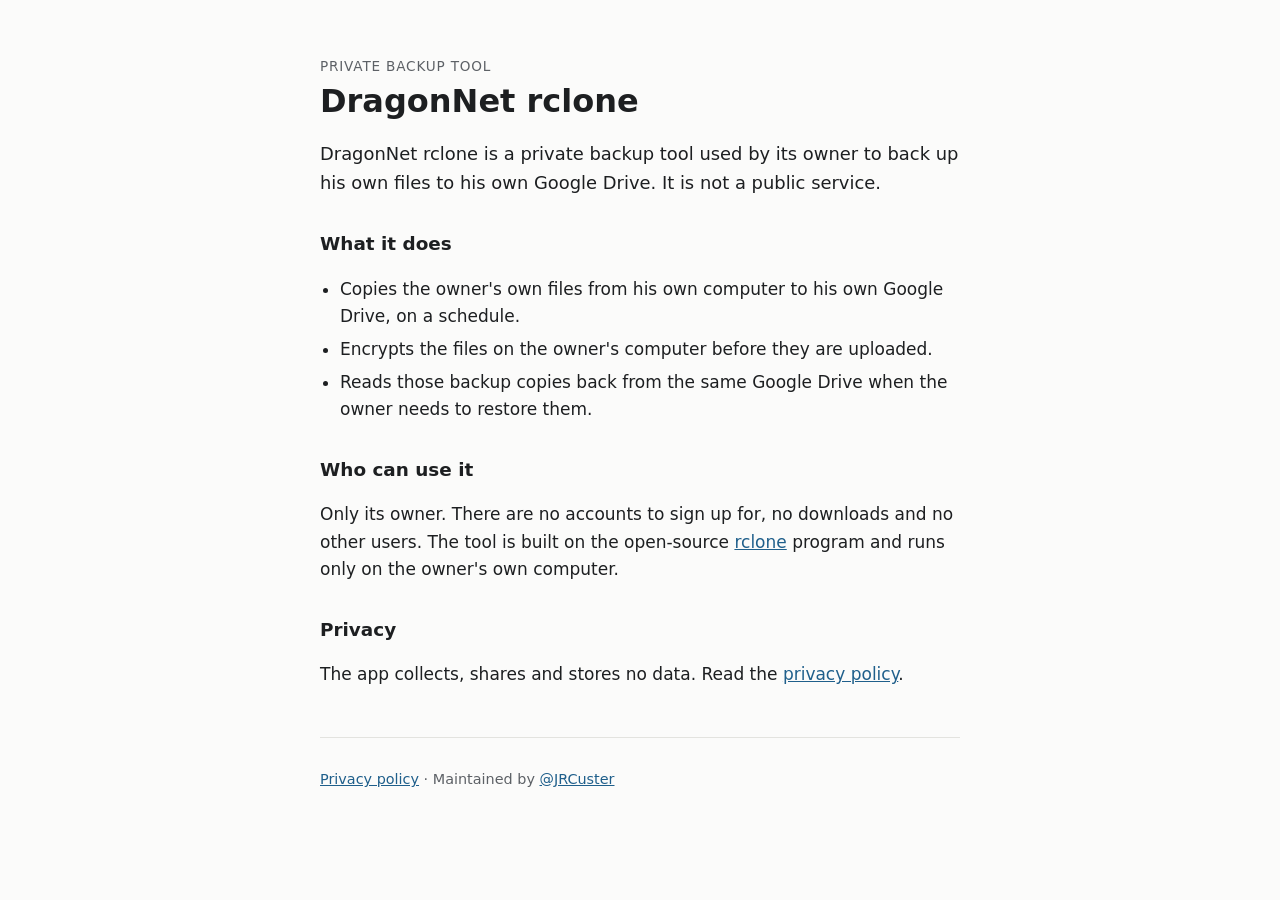
<file: docs/index.html>
<!doctype html>
<html lang="en">
<head>
  <meta charset="utf-8">
  <meta name="viewport" content="width=device-width, initial-scale=1">
  <title>DragonNet rclone</title>
  <meta name="description" content="DragonNet rclone is a private backup tool used by its owner to back up his own files to his own Google Drive. It is not a public service.">
  <link rel="stylesheet" href="style.css">
</head>
<body>
  <main>
    <header>
      <p class="eyebrow">Private backup tool</p>
      <h1>DragonNet rclone</h1>
    </header>

    <p class="lead">DragonNet rclone is a private backup tool used by its owner to back up his own files to his own Google Drive. It is not a public service.</p>

    <section>
      <h2>What it does</h2>
      <ul>
        <li>Copies the owner's own files from his own computer to his own Google Drive, on a schedule.</li>
        <li>Encrypts the files on the owner's computer before they are uploaded.</li>
        <li>Reads those backup copies back from the same Google Drive when the owner needs to restore them.</li>
      </ul>
    </section>

    <section>
      <h2>Who can use it</h2>
      <p>Only its owner. There are no accounts to sign up for, no downloads and no other users. The tool is built on the open-source <a href="https://rclone.org/">rclone</a> program and runs only on the owner's own computer.</p>
    </section>

    <section>
      <h2>Privacy</h2>
      <p>The app collects, shares and stores no data. Read the <a href="privacy.html">privacy policy</a>.</p>
    </section>

    <footer>
      <p><a href="privacy.html">Privacy policy</a> &middot; Maintained by <a href="https://github.com/JRCuster">@JRCuster</a></p>
    </footer>
  </main>
</body>
</html>
</file>
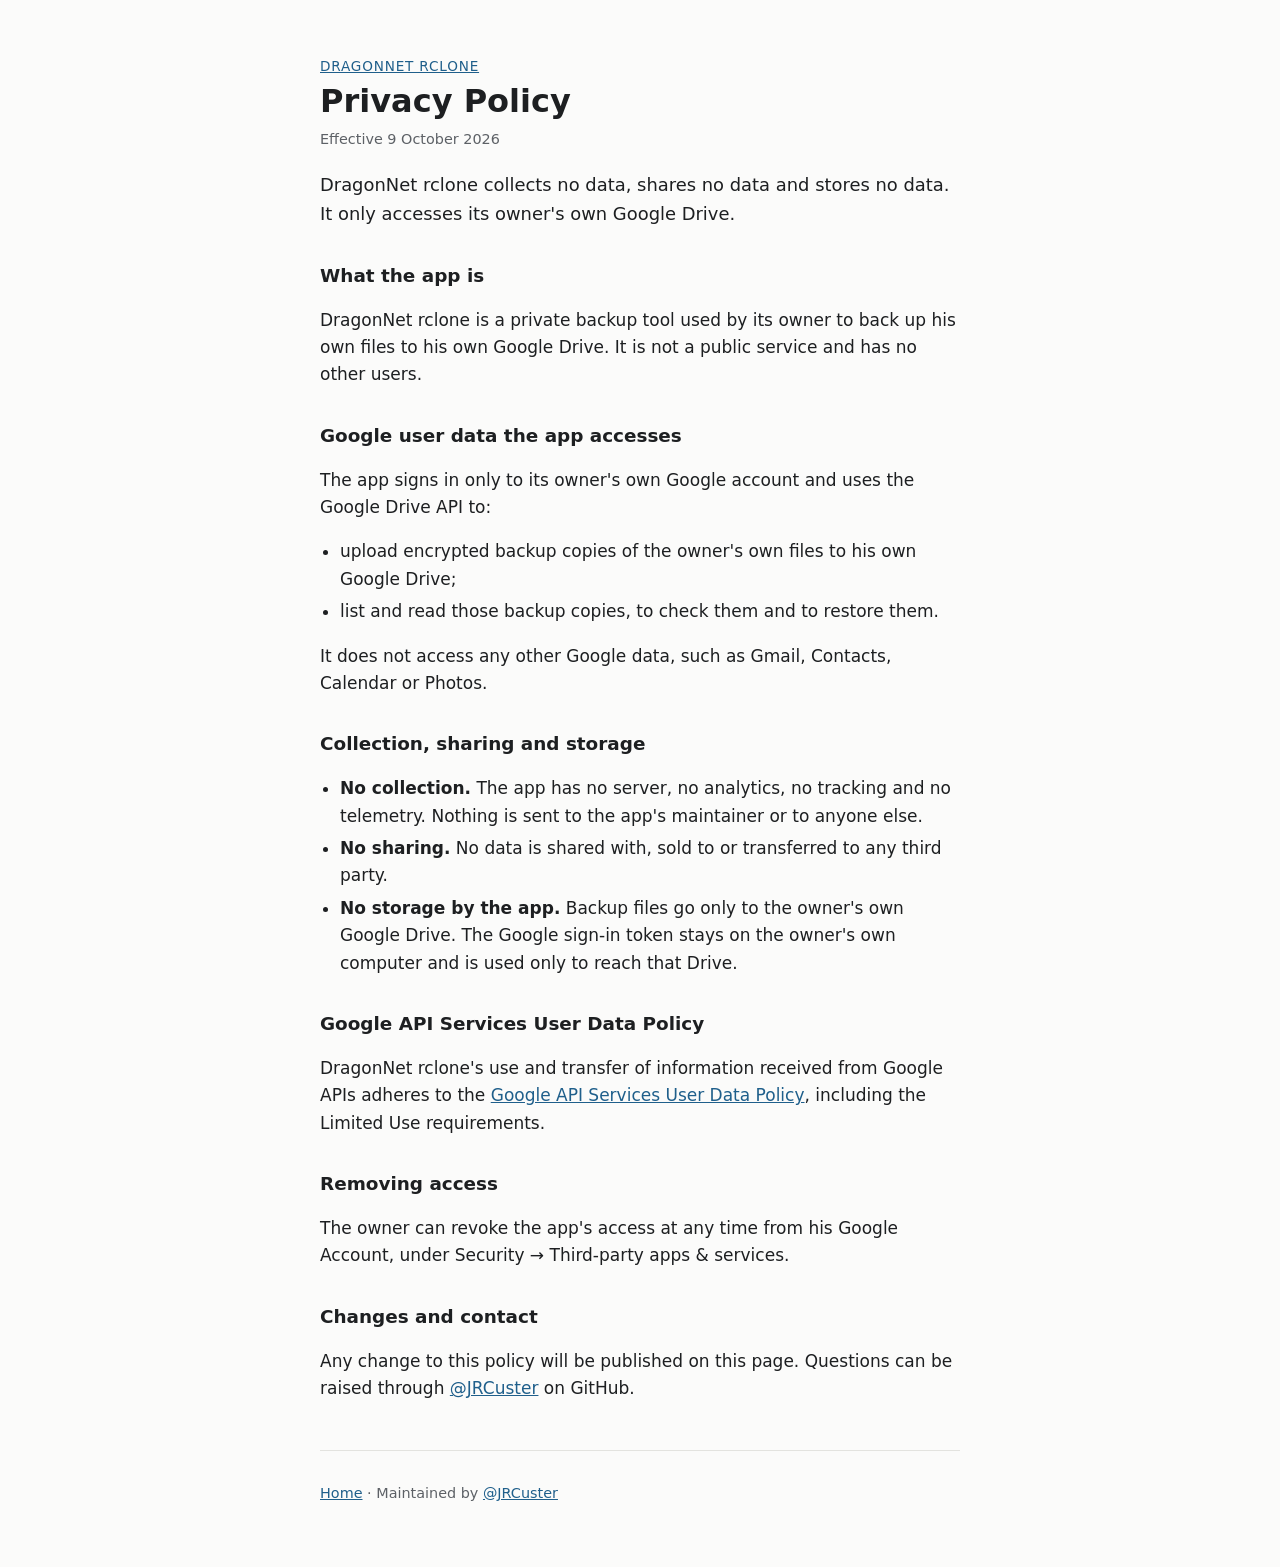
<file: docs/privacy.html>
<!doctype html>
<html lang="en">
<head>
  <meta charset="utf-8">
  <meta name="viewport" content="width=device-width, initial-scale=1">
  <title>Privacy Policy - DragonNet rclone</title>
  <meta name="description" content="Privacy policy for DragonNet rclone: no data is collected, shared or stored by the app.">
  <link rel="stylesheet" href="style.css">
</head>
<body>
  <main>
    <header>
      <p class="eyebrow"><a href="./">DragonNet rclone</a></p>
      <h1>Privacy Policy</h1>
      <p class="meta">Effective 9 October 2026</p>
    </header>

    <p class="lead">DragonNet rclone collects no data, shares no data and stores no data. It only accesses its owner's own Google Drive.</p>

    <section>
      <h2>What the app is</h2>
      <p>DragonNet rclone is a private backup tool used by its owner to back up his own files to his own Google Drive. It is not a public service and has no other users.</p>
    </section>

    <section>
      <h2>Google user data the app accesses</h2>
      <p>The app signs in only to its owner's own Google account and uses the Google Drive API to:</p>
      <ul>
        <li>upload encrypted backup copies of the owner's own files to his own Google Drive;</li>
        <li>list and read those backup copies, to check them and to restore them.</li>
      </ul>
      <p>It does not access any other Google data, such as Gmail, Contacts, Calendar or Photos.</p>
    </section>

    <section>
      <h2>Collection, sharing and storage</h2>
      <ul>
        <li><strong>No collection.</strong> The app has no server, no analytics, no tracking and no telemetry. Nothing is sent to the app's maintainer or to anyone else.</li>
        <li><strong>No sharing.</strong> No data is shared with, sold to or transferred to any third party.</li>
        <li><strong>No storage by the app.</strong> Backup files go only to the owner's own Google Drive. The Google sign-in token stays on the owner's own computer and is used only to reach that Drive.</li>
      </ul>
    </section>

    <section>
      <h2>Google API Services User Data Policy</h2>
      <p>DragonNet rclone's use and transfer of information received from Google APIs adheres to the <a href="https://developers.google.com/terms/api-services-user-data-policy">Google API Services User Data Policy</a>, including the Limited Use requirements.</p>
    </section>

    <section>
      <h2>Removing access</h2>
      <p>The owner can revoke the app's access at any time from his Google Account, under Security &rarr; Third-party apps &amp; services.</p>
    </section>

    <section>
      <h2>Changes and contact</h2>
      <p>Any change to this policy will be published on this page. Questions can be raised through <a href="https://github.com/JRCuster">@JRCuster</a> on GitHub.</p>
    </section>

    <footer>
      <p><a href="./">Home</a> &middot; Maintained by <a href="https://github.com/JRCuster">@JRCuster</a></p>
    </footer>
  </main>
</body>
</html>
</file>
<file: docs/style.css>
:root {
  --bg: #fbfbfa;
  --text: #1d1f21;
  --muted: #5d6166;
  --rule: #e3e3df;
  --accent: #1f5f8b;
}
@media (prefers-color-scheme: dark) {
  :root {
    --bg: #15171a;
    --text: #e6e6e3;
    --muted: #a0a4a8;
    --rule: #2c2f33;
    --accent: #7db7e0;
  }
}
* { box-sizing: border-box; }
html { -webkit-text-size-adjust: 100%; }
body {
  margin: 0;
  background: var(--bg);
  color: var(--text);
  font: 17px/1.6 system-ui, -apple-system, "Segoe UI", Roboto, "Helvetica Neue", Arial, sans-serif;
}
main {
  max-width: 42rem;
  margin: 0 auto;
  padding: 3.5rem 1rem 3rem;
}
.eyebrow {
  margin: 0 0 .25rem;
  color: var(--muted);
  font-size: .85rem;
  letter-spacing: .06em;
  text-transform: uppercase;
}
h1 { margin: 0 0 1.25rem; font-size: 2rem; line-height: 1.2; }
h2 { margin: 2rem 0 .5rem; font-size: 1.15rem; }
.meta { margin: -0.75rem 0 1.25rem; color: var(--muted); font-size: .9rem; }
.lead { font-size: 1.12rem; }
ul { padding-left: 1.25rem; }
li + li { margin-top: .35rem; }
a { color: var(--accent); }
footer {
  margin-top: 3rem;
  padding-top: 1rem;
  border-top: 1px solid var(--rule);
  color: var(--muted);
  font-size: .9rem;
}
</file>
